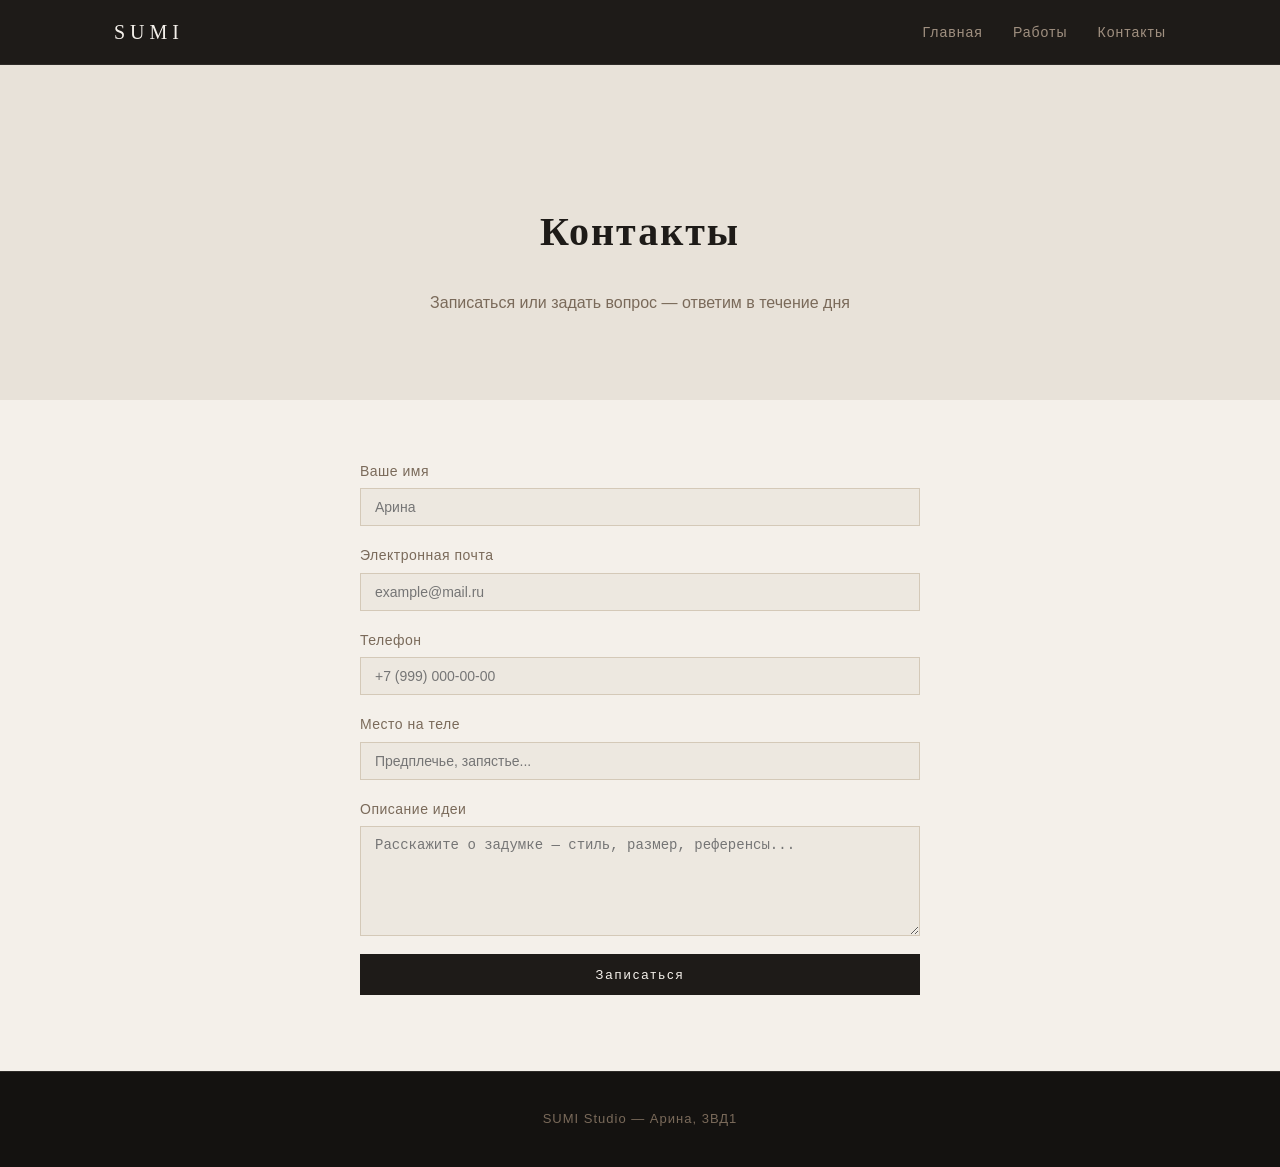
<file: contacts.html>
<!DOCTYPE html>
<html lang="ru">
<head>
  <meta charset="UTF-8">
  <meta name="viewport" content="width=device-width, initial-scale=1">
  <title>Контакты — SUMI Studio</title>
  <link rel="stylesheet" href="style.css">
  <script src="script.js" defer></script>
</head>
<body>

<header class="header">
  <div class="header-inner">
    <span class="logo">SUMI</span>
    <button class="menu-btn" id="menu-btn">☰</button>
    <nav class="nav" id="nav-links">
      <a href="index.html">Главная</a>
      <a href="portfolio.html">Работы</a>
      <a href="contacts.html">Контакты</a>
    </nav>
  </div>
</header>

<main>

  <section class="page-hero">
    <h1>Контакты</h1>
    <p>Записаться или задать вопрос — ответим в течение дня</p>
  </section>

  <section class="form-section">
    <form class="form" id="contact-form">
      <label>Ваше имя
        <input type="text" name="name" id="name" placeholder="Арина">
      </label>
      <label>Электронная почта
        <input type="email" name="email" id="email" placeholder="example@mail.ru">
      </label>
      <label>Телефон
        <input type="tel" name="phone" id="phone" placeholder="+7 (999) 000-00-00">
      </label>
      <label>Место на теле
        <input type="text" name="place" id="place" placeholder="Предплечье, запястье...">
      </label>
      <label>Описание идеи
        <textarea name="message" id="message" placeholder="Расскажите о задумке — стиль, размер, референсы..."></textarea>
      </label>
      <button type="submit" class="btn">Записаться</button>
    </form>
    <p class="form-msg" id="form-msg"></p>
  </section>

</main>

<footer class="footer">
  <p>SUMI Studio &mdash; Арина, 3ВД1</p>
</footer>

</body>
</html>
</file>
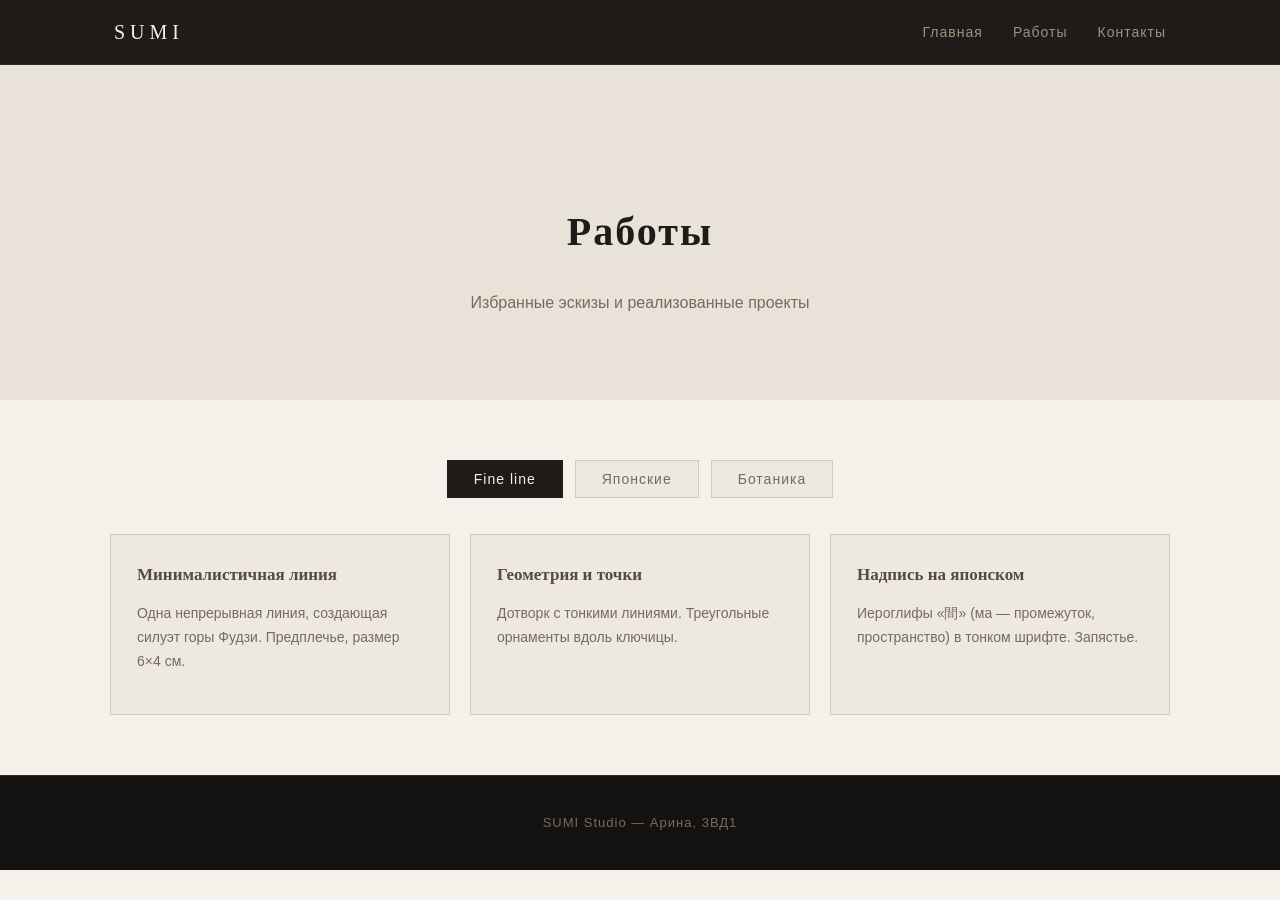
<file: portfolio.html>
<!DOCTYPE html>
<html lang="ru">
<head>
  <meta charset="UTF-8">
  <meta name="viewport" content="width=device-width, initial-scale=1">
  <title>Работы — SUMI Studio</title>
  <link rel="stylesheet" href="style.css">
  <script src="script.js" defer></script>
</head>
<body>

<header class="header">
  <div class="header-inner">
    <span class="logo">SUMI</span>
    <button class="menu-btn" id="menu-btn">☰</button>
    <nav class="nav" id="nav-links">
      <a href="index.html">Главная</a>
      <a href="portfolio.html">Работы</a>
      <a href="contacts.html">Контакты</a>
    </nav>
  </div>
</header>

<main>

  <section class="page-hero">
    <h1>Работы</h1>
    <p>Избранные эскизы и реализованные проекты</p>
  </section>

  <section class="tabs-section">
    <div class="tabs">
      <button class="tab active" data-target="fineline">Fine line</button>
      <button class="tab" data-target="japanese">Японские</button>
      <button class="tab" data-target="botany">Ботаника</button>
    </div>

    <div class="tab-content active" id="fineline">
      <div class="grid">
        <div class="card">
          <h3>Минималистичная линия</h3>
          <p>Одна непрерывная линия, создающая силуэт горы Фудзи. Предплечье, размер 6×4 см.</p>
        </div>
        <div class="card">
          <h3>Геометрия и точки</h3>
          <p>Дотворк с тонкими линиями. Треугольные орнаменты вдоль ключицы.</p>
        </div>
        <div class="card">
          <h3>Надпись на японском</h3>
          <p>Иероглифы «間» (ма — промежуток, пространство) в тонком шрифте. Запястье.</p>
        </div>
      </div>
    </div>

    <div class="tab-content" id="japanese">
      <div class="grid">
        <div class="card">
          <h3>Волны Хокусая</h3>
          <p>Интерпретация «Большой волны» в линейной графике. Плечо, рукав.</p>
        </div>
        <div class="card">
          <h3>Карп кои</h3>
          <p>Традиционный японский мотив. Детальная чешуя, водяные брызги. Бедро.</p>
        </div>
        <div class="card">
          <h3>Хризантема</h3>
          <p>Цветок хризантемы — символ совершенства и долголетия. Лопатка.</p>
        </div>
      </div>
    </div>

    <div class="tab-content" id="botany">
      <div class="grid">
        <div class="card">
          <h3>Ветка сакуры</h3>
          <p>Лёгкая ветвь с бутонами и лепестками. Fine line, без заливки. Рёбра.</p>
        </div>
        <div class="card">
          <h3>Листья гингко</h3>
          <p>Парные листья гингко — символ стойкости. Щиколотка, размер 5×7 см.</p>
        </div>
        <div class="card">
          <h3>Папоротник</h3>
          <p>Развернутый лист папоротника в японском графическом стиле. Предплечье.</p>
        </div>
      </div>
    </div>
  </section>

</main>

<footer class="footer">
  <p>SUMI Studio &mdash; Арина, 3ВД1</p>
</footer>

</body>
</html>
</file>
<file: style.css>
* {
  box-sizing: border-box;
}

body {
  margin: 0;
  font-family: Arial, sans-serif;
  background: #f4f0ea;
  color: #1e1b18;
  line-height: 1.6;
}

.header {
  position: fixed;
  top: 0;
  left: 0;
  right: 0;
  background: #1e1b18;
  z-index: 100;
  border-bottom: 1px solid #2e2b28;
}

.header-inner {
  max-width: 1100px;
  margin: 0 auto;
  display: flex;
  justify-content: space-between;
  align-items: center;
  padding: 16px 24px;
}

.logo {
  font-family: Georgia, serif;
  font-size: 20px;
  letter-spacing: 5px;
  color: #f4f0ea;
}

.nav {
  display: flex;
  gap: 30px;
}

.nav a {
  color: #a09080;
  text-decoration: none;
  font-size: 14px;
  letter-spacing: 1px;
  transition: color 0.2s;
}

.nav a:hover {
  color: #f4f0ea;
}

.menu-btn {
  display: none;
  background: none;
  border: none;
  color: #f4f0ea;
  font-size: 24px;
  cursor: pointer;
}

main {
  padding-top: 58px;
}

.hero {
  min-height: calc(100vh - 58px);
  display: flex;
  justify-content: center;
  align-items: center;
  text-align: center;
  background: #e8e2d9;
  padding: 60px 20px;
  animation: fadeUp 0.9s ease;
}

.hero-content h1 {
  font-family: Georgia, serif;
  font-size: 48px;
  color: #1e1b18;
  margin-bottom: 18px;
  letter-spacing: 2px;
}

.hero-content p {
  font-size: 17px;
  color: #7a6a5a;
  margin: 0 auto 32px;
  max-width: 500px;
}

.btn {
  display: inline-block;
  padding: 13px 34px;
  background: #1e1b18;
  color: #f4f0ea;
  text-decoration: none;
  border: none;
  cursor: pointer;
  font-size: 13px;
  letter-spacing: 2px;
  transition: background 0.2s;
}

.btn:hover {
  background: #5a4a3a;
}

.slider-section {
  padding: 80px 20px;
  background: #f4f0ea;
  text-align: center;
}

.slider-section h2 {
  font-family: Georgia, serif;
  font-size: 30px;
  margin-bottom: 40px;
  letter-spacing: 1px;
}

.slider {
  position: relative;
  max-width: 720px;
  margin: 0 auto;
}

.slides {
  overflow: hidden;
}

.slide {
  display: none;
}

.slide.active {
  display: block;
  animation: fadeUp 0.4s ease;
}

.slide-content {
  background: #ede8e0;
  padding: 48px 44px;
  min-height: 180px;
  border: 1px solid #d4c9b8;
}

.slide-content h3 {
  font-family: Georgia, serif;
  font-size: 22px;
  color: #5a4a3a;
  margin-bottom: 14px;
}

.slide-content p {
  color: #7a6a5a;
  font-size: 15px;
  line-height: 1.8;
}

.prev,
.next {
  position: absolute;
  top: 50%;
  transform: translateY(-50%);
  background: rgba(90, 74, 58, 0.7);
  color: #f4f0ea;
  border: none;
  padding: 10px 16px;
  cursor: pointer;
  font-size: 22px;
  transition: background 0.2s;
}

.prev:hover,
.next:hover {
  background: #5a4a3a;
}

.prev {
  left: -54px;
}

.next {
  right: -54px;
}

.dots {
  margin-top: 22px;
  display: flex;
  justify-content: center;
  gap: 10px;
}

.dot {
  width: 8px;
  height: 8px;
  border-radius: 50%;
  background: #c8b9a8;
  cursor: pointer;
  transition: background 0.2s;
}

.dot.active {
  background: #5a4a3a;
}

.scene-section {
  padding: 80px 20px;
  background: #e8e2d9;
  text-align: center;
}

.scene-section h2 {
  font-family: Georgia, serif;
  font-size: 30px;
  margin-bottom: 8px;
  letter-spacing: 1px;
}

.scene-section p {
  color: #7a6a5a;
  margin-bottom: 24px;
}

.canvas-wrapper {
  max-width: 940px;
  margin: 0 auto;
  border: 1px solid #d4c9b8;
  overflow: hidden;
}

#three-canvas {
  display: block;
}

.about-section {
  padding: 80px 20px;
  background: #1e1b18;
  text-align: center;
}

.about-section h2 {
  font-family: Georgia, serif;
  font-size: 30px;
  color: #f4f0ea;
  margin-bottom: 40px;
  letter-spacing: 1px;
}

.about-grid {
  display: grid;
  grid-template-columns: repeat(3, 1fr);
  gap: 20px;
  max-width: 1000px;
  margin: 0 auto;
}

.about-card {
  background: #2a2520;
  padding: 28px;
  border: 1px solid #3a3228;
  transition: transform 0.2s, border-color 0.2s;
}

.about-card:hover {
  transform: translateY(-4px);
  border-color: #8c7b6b;
}

.about-card h3 {
  color: #c8b9a8;
  font-size: 17px;
  margin-top: 0;
  margin-bottom: 10px;
}

.about-card p {
  color: #7a6a5a;
  font-size: 14px;
  line-height: 1.7;
}

.page-hero {
  min-height: 38vh;
  display: flex;
  flex-direction: column;
  justify-content: center;
  align-items: center;
  text-align: center;
  background: #e8e2d9;
  padding: 80px 20px 40px;
  animation: fadeUp 0.8s ease;
}

.page-hero h1 {
  font-family: Georgia, serif;
  font-size: 40px;
  margin-bottom: 10px;
  letter-spacing: 2px;
}

.page-hero p {
  color: #7a6a5a;
  font-size: 16px;
}

.tabs-section {
  padding: 60px 20px;
  max-width: 1100px;
  margin: 0 auto;
}

.tabs {
  display: flex;
  gap: 12px;
  margin-bottom: 36px;
  justify-content: center;
}

.tab {
  padding: 10px 26px;
  background: #ede8e0;
  color: #7a6a5a;
  border: 1px solid #d4c9b8;
  cursor: pointer;
  font-size: 14px;
  letter-spacing: 1px;
  transition: background 0.2s, color 0.2s;
}

.tab.active {
  background: #1e1b18;
  color: #f4f0ea;
  border-color: #1e1b18;
}

.tab:hover {
  background: #5a4a3a;
  color: #f4f0ea;
}

.tab-content {
  display: none;
}

.tab-content.active {
  display: block;
  animation: fadeUp 0.4s ease;
}

.grid {
  display: grid;
  grid-template-columns: repeat(3, 1fr);
  gap: 20px;
}

.card {
  background: #ede8e0;
  padding: 26px;
  border: 1px solid #d4c9b8;
  transition: transform 0.2s, border-color 0.2s;
}

.card:hover {
  transform: translateY(-4px);
  border-color: #8c7b6b;
}

.card h3 {
  font-family: Georgia, serif;
  color: #5a4a3a;
  font-size: 17px;
  margin-top: 0;
  margin-bottom: 8px;
}

.card p {
  color: #7a6a5a;
  font-size: 14px;
  line-height: 1.7;
}

.form-section {
  padding: 60px 20px;
  max-width: 600px;
  margin: 0 auto;
}

.form {
  display: flex;
  flex-direction: column;
  gap: 18px;
}

.form label {
  display: flex;
  flex-direction: column;
  gap: 6px;
  color: #7a6a5a;
  font-size: 14px;
  letter-spacing: 0.5px;
}

.form input,
.form textarea {
  padding: 10px 14px;
  border: 1px solid #d4c9b8;
  background: #ede8e0;
  color: #1e1b18;
  font-size: 14px;
  outline: none;
  transition: border-color 0.2s;
}

.form input:focus,
.form textarea:focus {
  border-color: #8c7b6b;
}

.form textarea {
  min-height: 110px;
  resize: vertical;
}

.form-msg {
  margin-top: 16px;
  font-size: 14px;
  color: #5a4a3a;
  text-align: center;
  font-weight: bold;
}

.footer {
  background: #141210;
  color: #7a6a5a;
  text-align: center;
  padding: 24px 20px;
  font-size: 13px;
  letter-spacing: 1px;
  border-top: 1px solid #2e2b28;
}

@keyframes fadeUp {
  from {
    opacity: 0;
    transform: translateY(20px);
  }
  to {
    opacity: 1;
    transform: translateY(0);
  }
}

@media (max-width: 700px) {
  .menu-btn {
    display: block;
  }

  .nav {
    display: none;
    flex-direction: column;
    position: absolute;
    top: 58px;
    left: 0;
    right: 0;
    background: #1e1b18;
    padding: 16px 24px;
    gap: 16px;
    border-bottom: 1px solid #2e2b28;
  }

  .nav.open {
    display: flex;
  }

  .hero-content h1 {
    font-size: 32px;
  }

  .grid {
    grid-template-columns: 1fr;
  }

  .about-grid {
    grid-template-columns: 1fr;
  }

  .prev {
    left: 0;
  }

  .next {
    right: 0;
  }

  .slide-content {
    padding: 28px 20px;
  }
}
</file>
